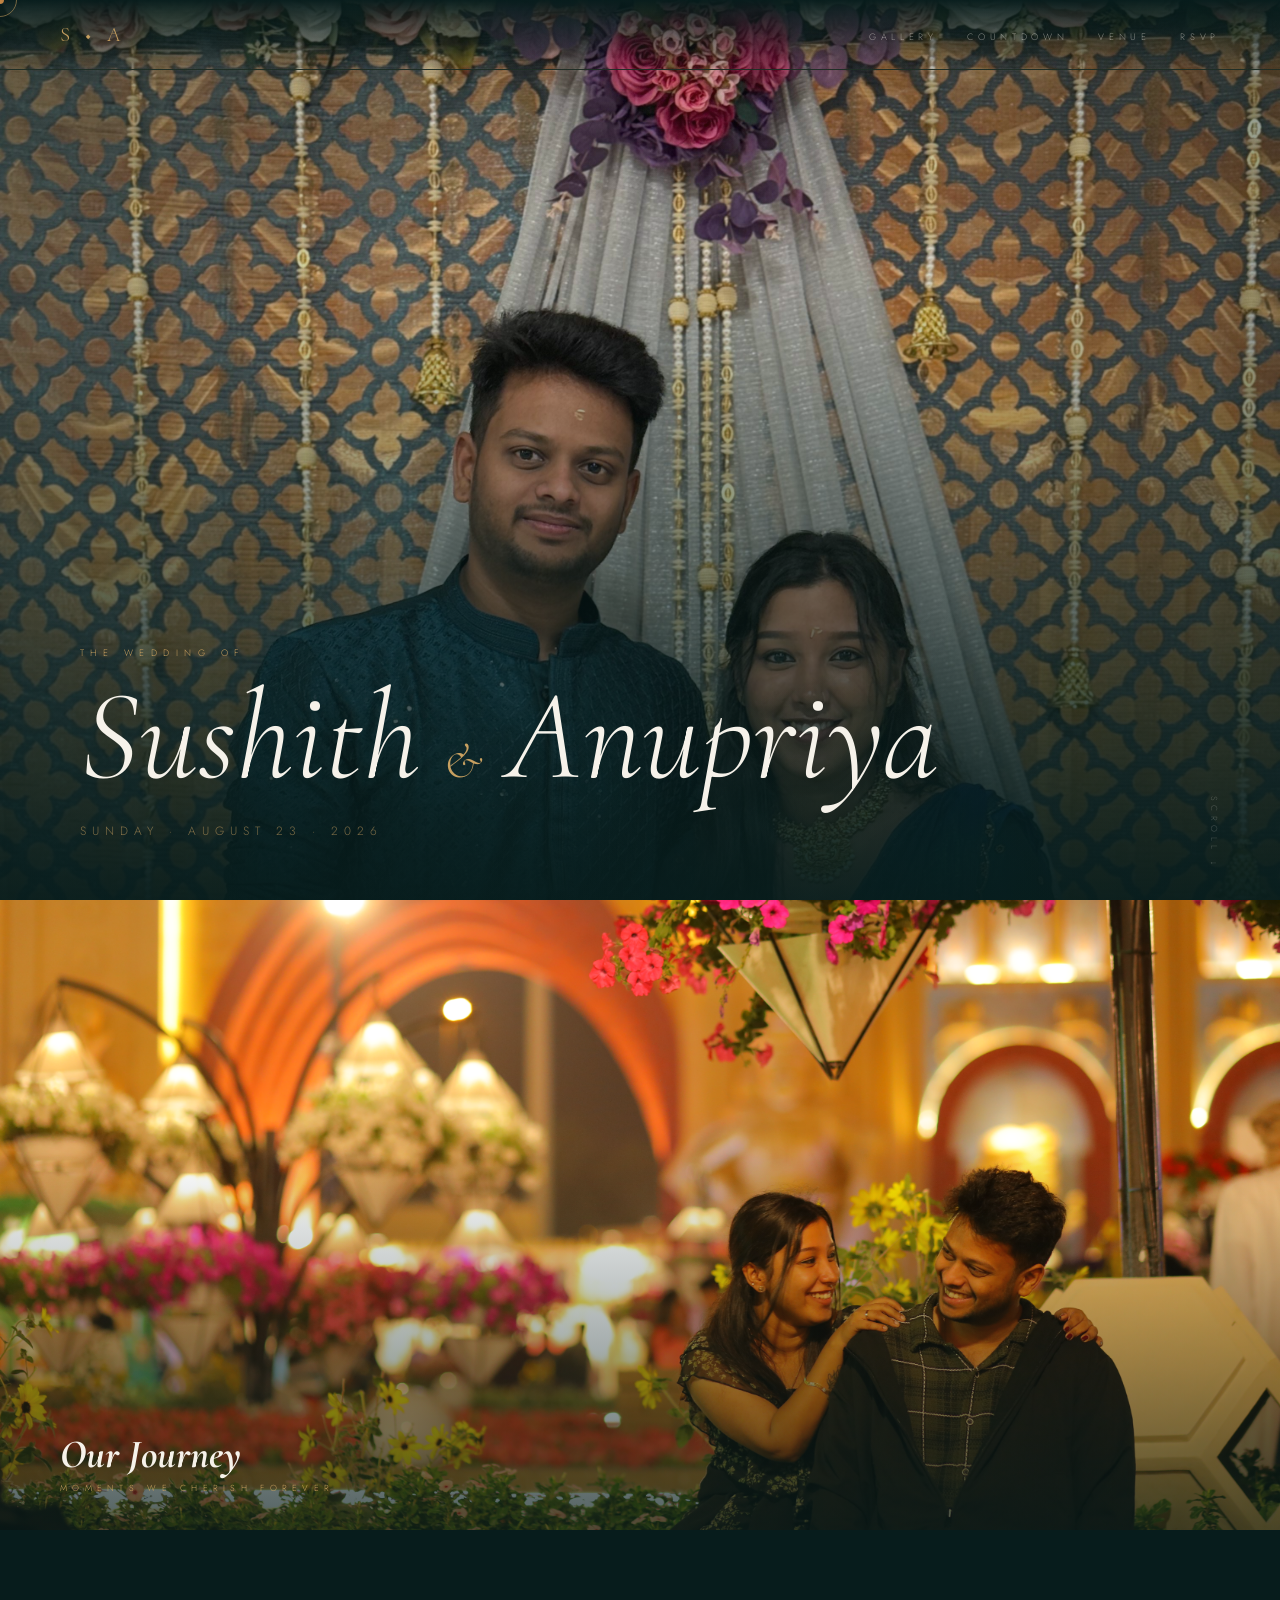
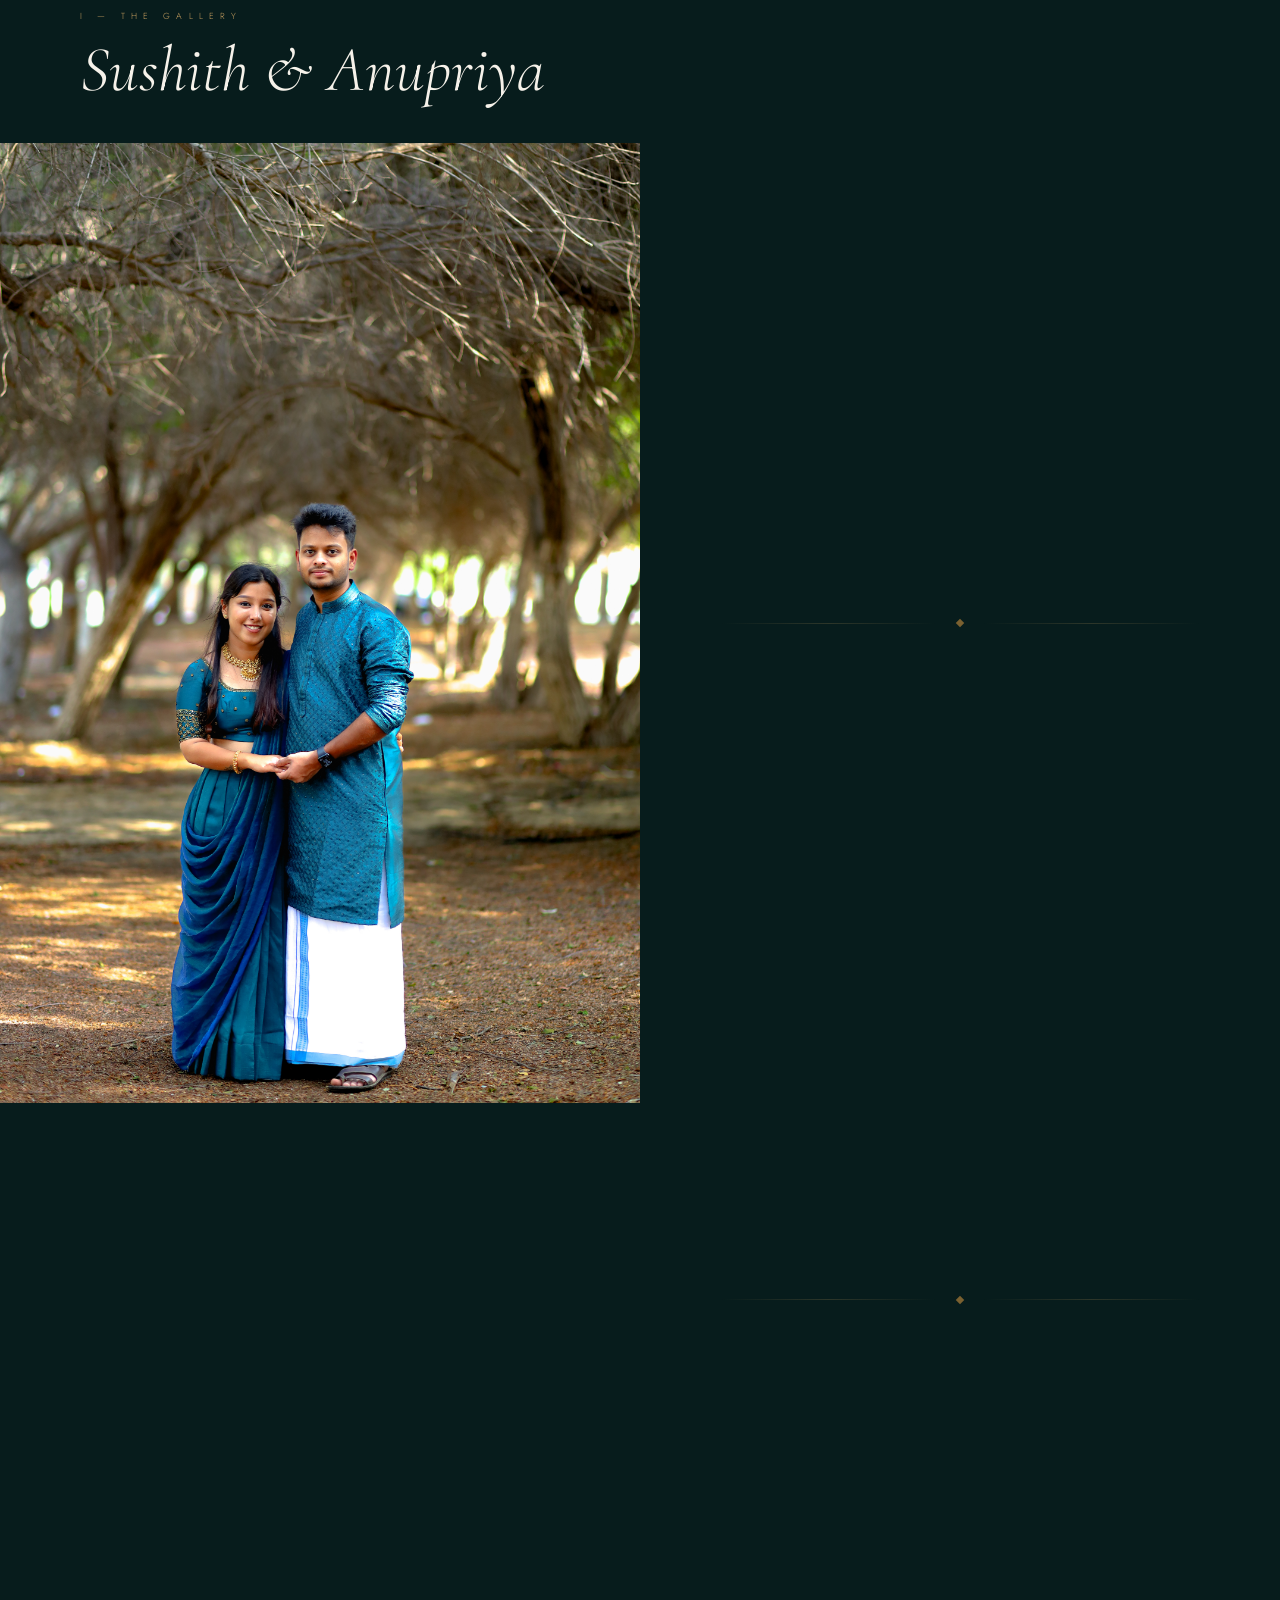
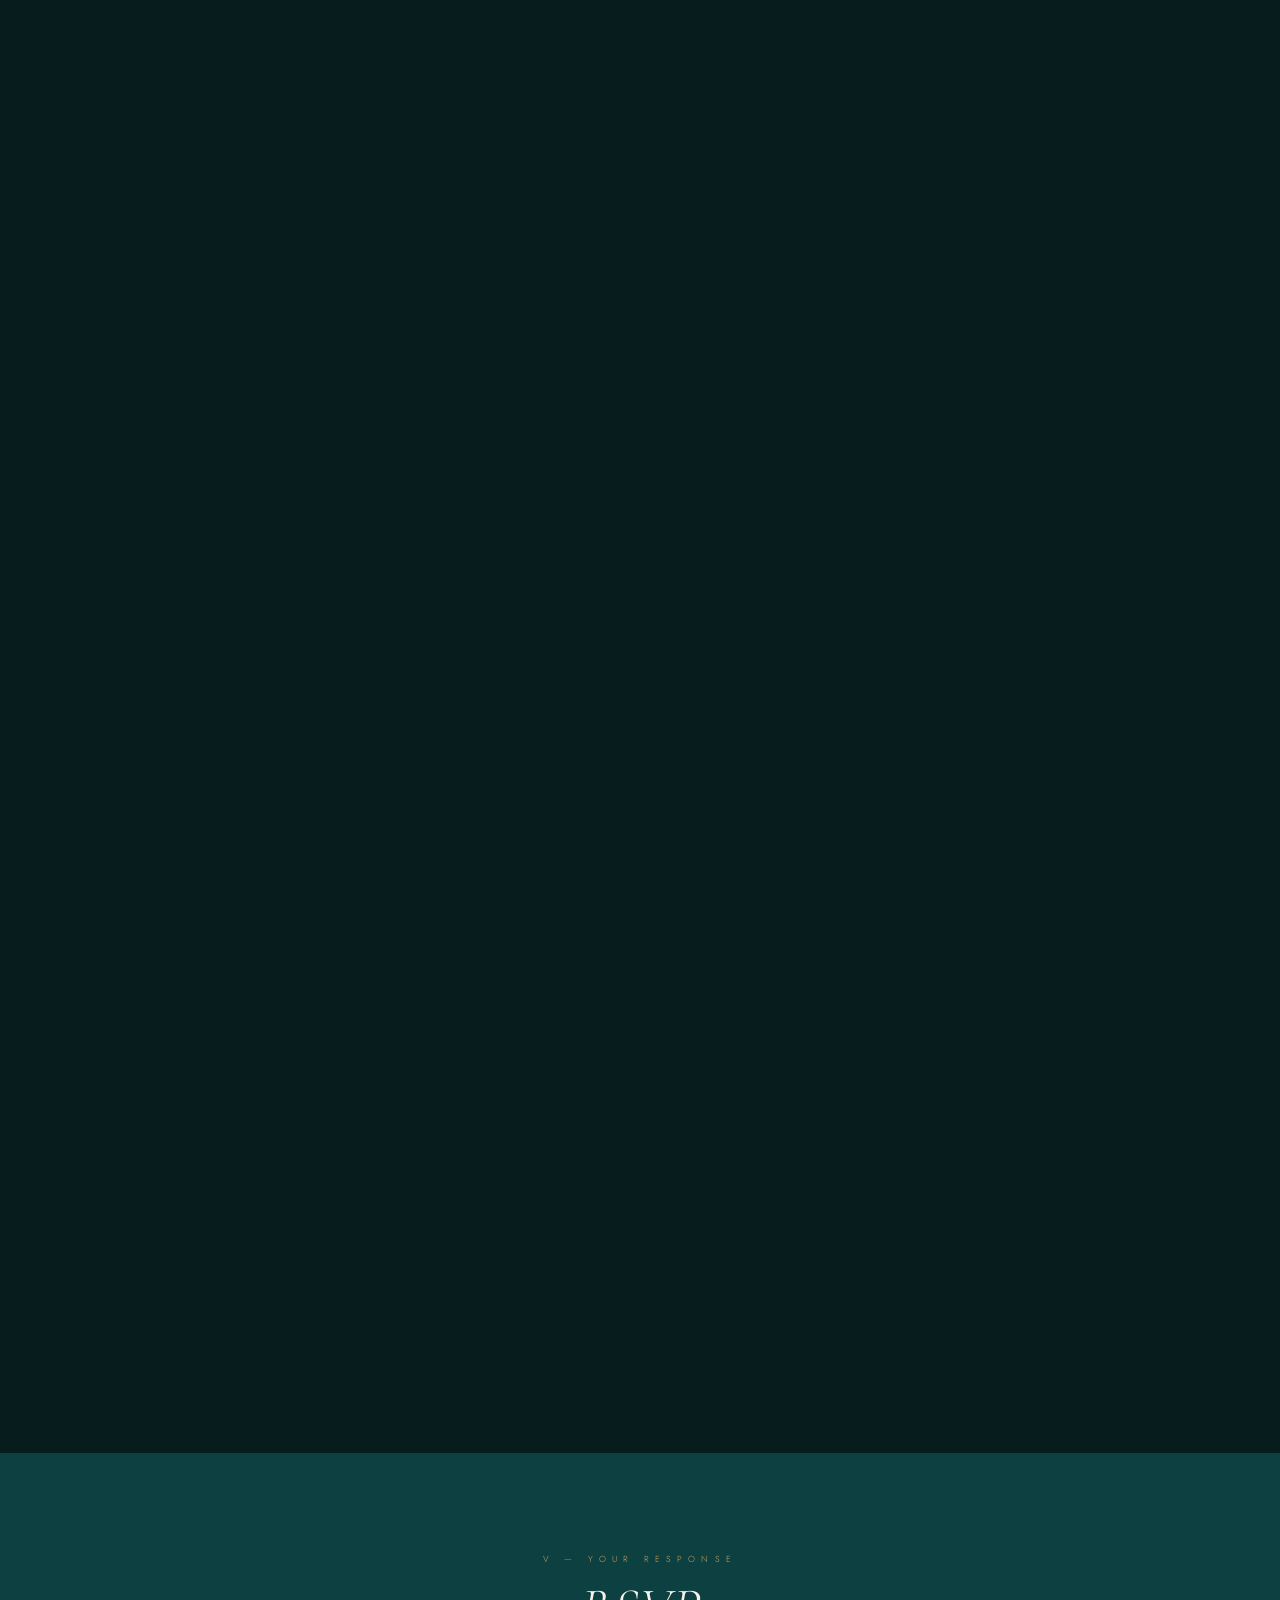
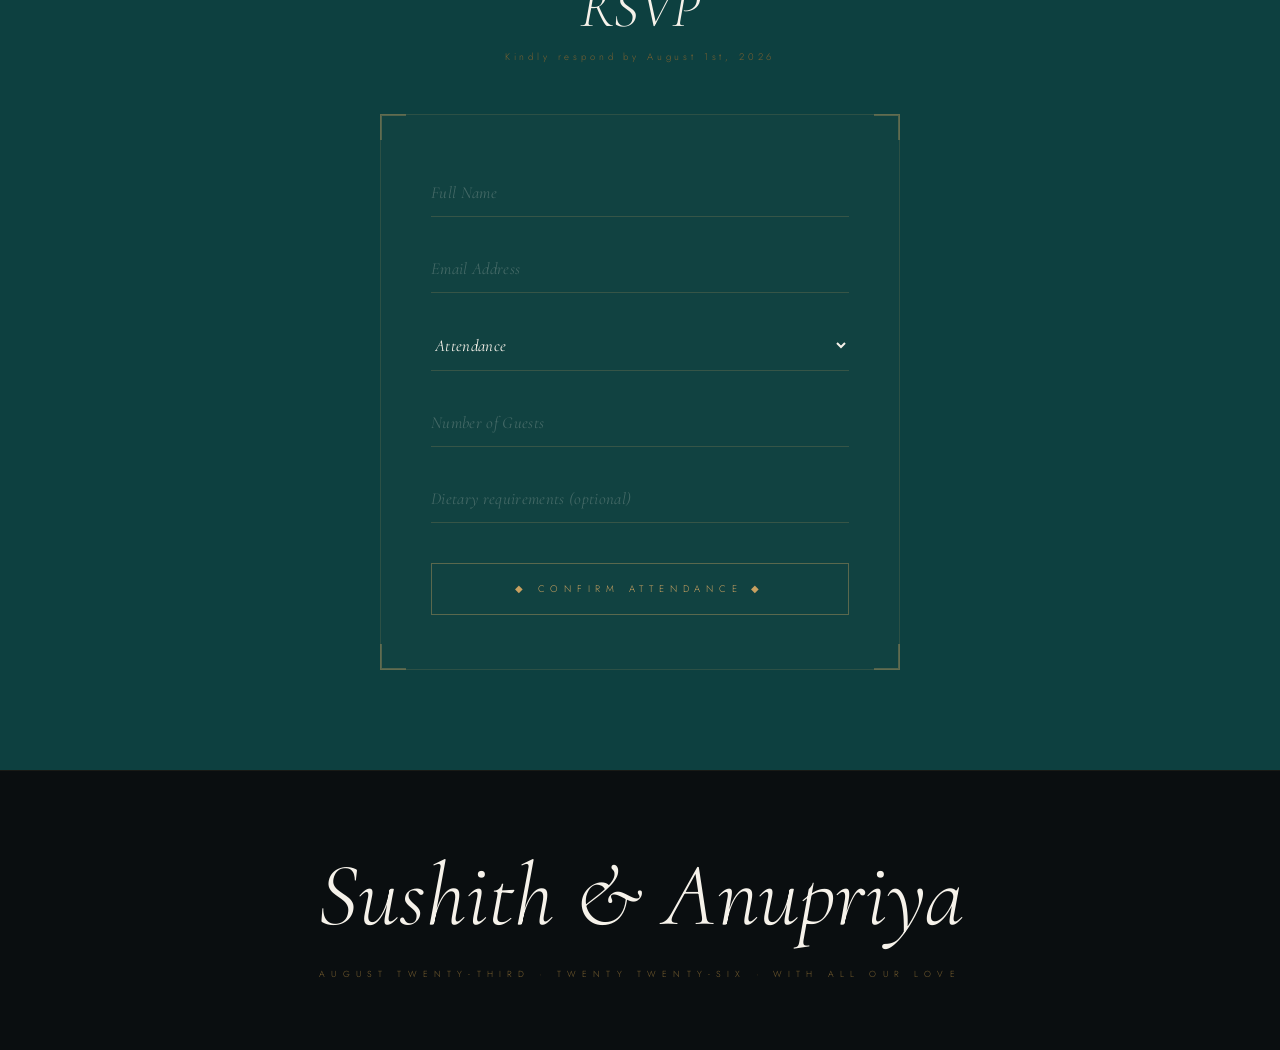
<file: index.html>
<!DOCTYPE html>
<html lang="en">
<head>
    <meta charset="UTF-8">
    <meta name="viewport" content="width=device-width, initial-scale=1.0">
    <title>Sushith & Anupriya — August 23, 2026</title>
    <link href="https://fonts.googleapis.com/css2?family=Cormorant:ital,wght@0,300;0,400;1,300;1,400&family=Cormorant+Upright:wght@300;400;500&family=Jost:wght@200;300;400&display=swap" rel="stylesheet">
    <!-- Favicon -->
    <link id='favicon' rel="shortcut icon" href="images/Logo.jpg" type="image/x-png">
    <style>
:root {
  --teal: #1a6b6b;
  --teal-dark: #0d4040;
  --teal-deep: #071c1c;
  --gold: #c8a060;
  --gold-lt: #e8c88a;
  --gold-dim: #7a6030;
  --cream: #f6f2ea;
  --ivory: #faf8f2;
  --warm: #c8a870;
  --night: #0a0e10;
  --charcoal: #1e1c18;
  --silver: #a8a09a;
}
*, *::before, *::after { margin:0; padding:0; box-sizing:border-box; }
html { scroll-behavior:smooth; }
body { background:var(--teal-deep); color:var(--cream); font-family:'Jost',sans-serif; font-weight:300; overflow-x:hidden; cursor:none; }

/* noise */
body::before { content:''; position:fixed; inset:0; z-index:0; pointer-events:none; opacity:0.025;
  background-image:url("data:image/svg+xml,%3Csvg xmlns='http://www.w3.org/2000/svg' width='300' height='300'%3E%3Cfilter id='n'%3E%3CfeTurbulence type='fractalNoise' baseFrequency='0.75' numOctaves='4' stitchTiles='stitch'/%3E%3C/filter%3E%3Crect width='300' height='300' filter='url(%23n)'/%3E%3C/svg%3E");
  background-size:300px 300px; animation:grain 0.5s steps(1) infinite; }
@keyframes grain { 0%{background-position:0 0} 25%{background-position:-40px 20px} 50%{background-position:20px -40px} 75%{background-position:-20px 40px} }

/* Cursor */
#cur { position:fixed; width:8px; height:8px; background:var(--gold); border-radius:50%; pointer-events:none; z-index:9999; transform:translate(-50%,-50%); mix-blend-mode:difference; }
#cur-r { position:fixed; width:34px; height:34px; border:1px solid rgba(200,160,96,0.55); border-radius:50%; pointer-events:none; z-index:9998; transform:translate(-50%,-50%); transition:all 0.16s ease; }

/* NAV */
nav { position:fixed; top:0; left:0; right:0; z-index:500; padding:22px 60px; display:flex; justify-content:space-between; align-items:center; background:linear-gradient(to bottom, rgba(7,28,28,0.98), transparent); border-bottom:1px solid rgba(200,160,96,0.12); }
.nav-logo { font-family:'Cormorant Upright',serif; font-size:1.3rem; color:var(--gold); letter-spacing:0.25em; }
nav ul { list-style:none; display:flex; gap:30px; }
nav a { font-size:0.58rem; letter-spacing:0.5em; text-transform:uppercase; color:rgba(246,242,234,0.5); text-decoration:none; transition:color 0.3s; }
nav a:hover { color:var(--gold); }

/* ═══ HERO ═══ */
.hero { min-height:100vh; position:relative; overflow:hidden; display:flex; align-items:flex-end; }
.hero-img { position:absolute; inset:0; }
.hero-img img { width:100%; height:100%; object-fit:cover; object-position:center top; }
/* Gradient overlay: dark at bottom for text, slight vignette */
.hero-overlay { position:absolute; inset:0; background:linear-gradient(to top, rgba(7,28,28,0.95) 0%, rgba(7,28,28,0.5) 40%, rgba(7,28,28,0.15) 70%, transparent 100%); }
.hero-overlay2 { position:absolute; inset:0; background:radial-gradient(ellipse at center, transparent 40%, rgba(7,28,28,0.5) 100%); }

.hero-content { position:relative; z-index:2; padding:60px 80px; width:100%; }
.hero-eyebrow { font-size:0.58rem; letter-spacing:0.7em; text-transform:uppercase; color:var(--gold); margin-bottom:20px; display:block; opacity:0; animation:riseUp 1s 0.5s forwards; }
/* NAME SWAP section */
.hero-names { display:flex; align-items:baseline; flex-wrap:wrap; gap:0; opacity:0; animation:riseUp 1.2s 0.8s forwards; }
.name-swap { position:relative; display:inline-block; cursor:default; }
.name-swap .name-primary, .name-swap .name-hover {
  font-family:'Cormorant',serif; font-style:italic; font-weight:300;
  font-size:clamp(4.5rem,10vw,9rem); line-height:0.9; color:var(--cream);
  display:block; transition:all 0.4s ease;
}
.name-swap .name-hover {
  display:none;
}
.name-swap.swapped .name-primary {
  color:var(--gold);
}
.name-swap:hover { cursor:pointer; }
.hero-and { font-family:'Cormorant Upright',serif; font-size:clamp(2rem,4vw,4rem); font-weight:300; color:var(--gold); padding:0 24px; line-height:0.9; }
.hero-date { margin-top:28px; font-size:0.75rem; letter-spacing:0.5em; text-transform:uppercase; color:rgba(200,160,96,0.6); opacity:0; animation:riseUp 1s 1.2s forwards; }
.hero-scroll { position:absolute; bottom:30px; right:60px; writing-mode:vertical-rl; font-size:0.55rem; letter-spacing:0.5em; text-transform:uppercase; color:rgba(246,242,234,0.25); z-index:2; animation:pulse 2.5s ease-in-out infinite; }
@keyframes riseUp { from{opacity:0;transform:translateY(28px);} to{opacity:1;transform:none;} }
@keyframes pulse { 0%,100%{opacity:0.25;} 50%{opacity:0.6;} }

/* ═══ GALLERY SECTIONS ═══ */
/* Full-bleed cinematic shot */
.full-shot { position:relative; height:70vh; overflow:hidden; }
.full-shot img { width:100%; height:100%; object-fit:cover; object-position:right; transition:transform 0.8s ease; }
.full-shot:hover img { transform:scale(1.03); }
.full-shot-overlay { position:absolute; inset:0; background:linear-gradient(to top, rgba(7,28,28,0.7) 0%, transparent 60%); }
.full-shot-label { position:absolute; bottom:36px; left:60px; z-index:2; }
.full-shot-label h3 { font-family:'Cormorant',serif; font-style:italic; font-size:2.5rem; color:var(--cream); line-height:1; }
.full-shot-label p { font-size:0.55rem; letter-spacing:0.6em; text-transform:uppercase; color:var(--gold); margin-top:8px; }

/* 2-col split */
.split { display:grid; grid-template-columns:1fr 1fr; }
.split-cell { position:relative; overflow:hidden; }
.split-cell img { width:100%; height:100%; object-fit:cover; transition:transform 0.8s ease; display:block; }
.split-cell:hover img { transform:scale(1.04); }
.split-cell.tall img { min-height:600px; object-position:center top; }
.split-cell.short img { min-height:420px; }
.split-overlay { position:absolute; inset:0; background:linear-gradient(to top, rgba(7,28,28,0.65) 0%, transparent 55%); opacity:0; transition:opacity 0.5s; }
.split-cell:hover .split-overlay { opacity:1; }
.split-cap { position:absolute; bottom:24px; left:28px; font-family:'Cormorant',serif; font-style:italic; font-size:1.5rem; color:var(--cream); opacity:0; transform:translateY(10px); transition:all 0.4s; }
.split-cell:hover .split-cap { opacity:1; transform:none; }

/* 3-col grid */
.trio { display:grid; grid-template-columns:1fr 1fr 1fr; gap:3px; }
.trio-cell { position:relative; overflow:hidden; }
.trio-cell img { width:100%; height:420px; object-fit:cover; transition:transform 0.8s ease; display:block; }
.trio-cell:hover img { transform:scale(1.05); }
.trio-overlay { position:absolute; inset:0; background:linear-gradient(to top, rgba(7,28,28,0.7), transparent 60%); opacity:0; transition:opacity 0.5s; }
.trio-cell:hover .trio-overlay { opacity:1; }
.trio-cap { position:absolute; bottom:20px; left:22px; font-family:'Cormorant',serif; font-style:italic; font-size:1.3rem; color:var(--cream); opacity:0; transform:translateY(8px); transition:all 0.4s; }
.trio-cell:hover .trio-cap { opacity:1; transform:none; }

/* Asymmetric 3-panel */
.asym { display:grid; grid-template-columns:1.4fr 0.6fr; gap:3px; }
.asym-right { display:grid; grid-template-rows:1fr 1fr; gap:3px; }
.asym-main { position:relative; overflow:hidden; }
.asym-main img { width:100%; height:620px; object-fit:cover; transition:transform 0.8s ease; display:block; object-position:center top; }
.asym-main:hover img { transform:scale(1.03); }
.asym-sm { position:relative; overflow:hidden; }
.asym-sm img { width:100%; height:308px; object-fit:cover; transition:transform 0.8s ease; display:block; }
.asym-sm:hover img { transform:scale(1.05); }

/* Section header */
.section-header { padding:80px 80px 40px; position:relative; z-index:1; }
.section-tag { font-size:0.55rem; letter-spacing:0.7em; text-transform:uppercase; color:var(--gold); display:block; margin-bottom:14px; }
.section-title { font-family:'Cormorant',serif; font-style:italic; font-weight:300; font-size:clamp(2.5rem,5vw,4.5rem); color:var(--cream); line-height:1.05; }

/* Divider */
.divider { display:flex; align-items:center; gap:20px; padding:0 80px; margin:40px 0; }
.divider::before,.divider::after { content:''; flex:1; height:1px; background:linear-gradient(to right,transparent,rgba(200,160,96,0.2),transparent); }
.divider .diamond { width:6px; height:6px; background:var(--gold-dim); transform:rotate(45deg); flex-shrink:0; }

/* ═══ QUOTE STRIP ═══ */
.quote-strip { padding:80px; background:var(--teal-dark); text-align:center; position:relative; z-index:1; }
.quote-strip::before,.quote-strip::after { content:''; position:absolute; left:8%; right:8%; height:1px; background:linear-gradient(to right,transparent,rgba(200,160,96,0.2),transparent); }
.quote-strip::before{top:0;}.quote-strip::after{bottom:0;}
.quote-text { font-family:'Cormorant',serif; font-style:italic; font-weight:300; font-size:clamp(1.4rem,3vw,2.2rem); color:rgba(246,242,234,0.55); line-height:1.8; max-width:700px; margin:0 auto 20px; }
.quote-by { font-size:0.58rem; letter-spacing:0.5em; text-transform:uppercase; color:var(--gold); }

/* ═══ COUNTDOWN ═══ */
.countdown { padding:100px 80px; text-align:center; background:var(--teal-deep); position:relative; z-index:1; }
.countdown::before { content:''; position:absolute; top:0; left:10%; right:10%; height:1px; background:linear-gradient(to right,transparent,rgba(200,160,96,0.15),transparent); }
.cd-wrap { max-width:860px; margin:50px auto 0; border:1px solid rgba(200,160,96,0.12); padding:50px; position:relative; background:rgba(200,160,96,0.02); }
.bracket { position:absolute; width:26px; height:26px; border-color:rgba(200,160,96,0.35); border-style:solid; }
.bracket.tl{top:-1px;left:-1px;border-width:2px 0 0 2px;}
.bracket.tr{top:-1px;right:-1px;border-width:2px 2px 0 0;}
.bracket.bl{bottom:-1px;left:-1px;border-width:0 0 2px 2px;}
.bracket.br{bottom:-1px;right:-1px;border-width:0 2px 2px 0;}
.cd-row { display:flex; justify-content:center; gap:0; flex-wrap:wrap; }
.cd-unit { padding:22px 38px; position:relative; text-align:center; }
.cd-unit:not(:last-child)::after { content:''; position:absolute; right:0; top:20%; bottom:20%; width:1px; background:rgba(200,160,96,0.12); }
.cd-n { font-family:'Cormorant Upright',serif; font-size:clamp(4rem,9vw,7rem); font-weight:300; color:var(--cream); display:block; line-height:1; transition:color 0.3s; }
.cd-unit:hover .cd-n { color:var(--gold); }
.cd-l { font-size:0.5rem; letter-spacing:0.6em; text-transform:uppercase; color:var(--gold-dim); margin-top:14px; display:block; }

/* ═══ LOCATION ═══ */
.location { padding:100px 80px; display:grid; grid-template-columns:1fr 1.1fr; gap:80px; align-items:center; position:relative; z-index:1; }
.loc-tag { font-size:0.55rem; letter-spacing:0.7em; text-transform:uppercase; color:var(--gold); display:block; margin-bottom:14px; }
.loc-title { font-family:'Cormorant',serif; font-style:italic; font-size:clamp(2.5rem,5vw,4rem); color:var(--cream); margin-bottom:36px; }
.loc-table { display:flex; flex-direction:column; }
.loc-row { display:flex; gap:0; border-bottom:1px solid rgba(200,160,96,0.1); padding:18px 0; }
.loc-k { width:90px; flex-shrink:0; font-size:0.52rem; letter-spacing:0.5em; text-transform:uppercase; color:var(--gold); padding-top:3px; }
.loc-v { font-family:'Cormorant',serif; font-style:italic; font-size:1.1rem; color:rgba(246,242,234,0.55); line-height:1.6; }
.loc-map { border:1px solid rgba(200,160,96,0.15); position:relative; }
.loc-map::before { content:''; position:absolute; inset:-6px; border:1px solid rgba(200,160,96,0.06); pointer-events:none; }
.loc-map iframe { width:100%; height:420px; border:none; display:block; filter:grayscale(1) sepia(0.2) brightness(0.75) hue-rotate(160deg); transition:filter 0.5s; }
.loc-map:hover iframe { filter:grayscale(0.3) brightness(0.9); }

/* ═══ RSVP ═══ */
.rsvp { padding:100px 80px; background:var(--teal-dark); text-align:center; position:relative; z-index:1; }
.rsvp-card { max-width:520px; margin:50px auto 0; border:1px solid rgba(200,160,96,0.15); padding:54px 50px; position:relative; background:rgba(200,160,96,0.02); }
.rsvp-form { display:flex; flex-direction:column; gap:28px; }
.rf { position:relative; border-bottom:1px solid rgba(200,160,96,0.2); }
.rf input, .rf select { width:100%; background:transparent; border:none; color:var(--cream); padding:13px 0; font-family:'Cormorant',serif; font-style:italic; font-size:1.05rem; outline:none; letter-spacing:0.02em; }
.rf input::placeholder { color:rgba(246,242,234,0.22); }
.rf select option { background:var(--teal-deep); font-style:normal; }
.rf-bar { position:absolute; bottom:-1px; left:0; width:0; height:1px; background:var(--gold); transition:width 0.5s ease; }
.rf input:focus~.rf-bar,.rf select:focus~.rf-bar { width:100%; }
.btn { margin-top:12px; background:transparent; border:1px solid rgba(200,160,96,0.4); color:var(--gold); padding:18px 50px; cursor:pointer; font-family:'Jost',sans-serif; font-weight:300; font-size:0.6rem; letter-spacing:0.6em; text-transform:uppercase; transition:all 0.4s; position:relative; overflow:hidden; }
.btn::before { content:''; position:absolute; inset:0; background:var(--gold); transform:translateX(-100%); transition:transform 0.4s ease; z-index:0; }
.btn:hover::before { transform:translateX(0); }
.btn:hover { color:var(--teal-deep); }
.btn span { position:relative; z-index:1; }

/* Footer */
footer { padding:70px 80px; background:var(--night); border-top:1px solid rgba(200,160,96,0.08); text-align:center; }
.footer-names { font-family:'Cormorant',serif; font-style:italic; font-weight:300; font-size:clamp(3rem,7vw,6rem); color:var(--cream); margin-bottom:18px; }
.footer-date { font-size:0.55rem; letter-spacing:0.7em; text-transform:uppercase; color:var(--gold-dim); }

/* responsive */
@media(max-width:800px){
  .split{grid-template-columns:1fr;}
  .trio{grid-template-columns:1fr;}
  .asym{grid-template-columns:1fr;}
  .asym-right{grid-template-columns:1fr 1fr;grid-template-rows:auto;}
  .location{grid-template-columns:1fr;padding:80px 24px;}
  .section-header,.rsvp,.countdown,.quote-strip{padding:60px 24px;}
  .hero-content{padding:40px 24px;}
  nav{padding:16px 24px;}
  .divider{padding:0 24px;}
  footer{padding:50px 24px;}
}

::-webkit-scrollbar{width:3px;}
::-webkit-scrollbar-track{background:var(--teal-deep);}
::-webkit-scrollbar-thumb{background:var(--gold-dim);}
</style>
</head>
<body>
<div id="cur"></div>
<div id="cur-r"></div>

<!-- NAV -->
<nav>
    <div class="nav-logo">S ◆ A</div>
    <ul>
        <li><a href="#gallery">Gallery</a></li>
        <li><a href="#countdown">Countdown</a></li>
        <li><a href="#location">Venue</a></li>
        <li><a href="#rsvp">RSVP</a></li>
    </ul>
</nav>

<!-- HERO: Festive backdrop couple photo -->
<section class="hero">
    <div class="hero-img">
        <img src=images/image-1.JPG>
    </div>
    <div class="hero-overlay"></div>
    <div class="hero-overlay2"></div>
    <div class="hero-content">
        <span class="hero-eyebrow">The Wedding of</span>
        <div class="hero-names">
            <div class="name-swap">
                <span class="name-primary">Sushith</span>
                <span class="name-hover">Anupriya</span>
            </div>
            <span class="hero-and">&amp;</span>
            <div class="name-swap">
                <span class="name-primary">Anupriya</span>
                <span class="name-hover">Sushith</span>
            </div>
        </div>
        <p class="hero-date">Sunday · August 23 · 2026</p>
    </div>
    <div class="hero-scroll">Scroll ↓</div>
</section>

<!-- FULL BLEED: Garden night shot -->
<section class="full-shot" id="gallery">
    <img src=images/image-2.JPG>
    <div class="full-shot-overlay"></div>
    <div class="full-shot-label">
        <h3>Our Journey</h3>
        <p>Moments we cherish forever</p>
    </div>
</section>

<!-- SECTION HEADER -->
<div class="section-header">
    <span class="section-tag">I — The Gallery</span>
    <h2 class="section-title">Sushith & Anupriya</h2>
</div>

<!-- SPLIT: Tree tunnel shots -->
<div class="split">
    <div class="split-cell tall">
        <img src=images/image-3.JPG>
        <div class="split-overlay"></div>
        <div class="split-cap">Under the trees ·</div>

    </div>

    <!-- QUOTE -->
    <div class="divider"><div class="diamond"></div></div>
    <section class="quote-strip">
        <p class="quote-text">"You are my greatest adventure, my deepest peace, and my favorite person to spend forever with."</p>
        <span class="quote-by">— Sushith & Anupriya</span>
    </section>
    <div class="divider"><div class="diamond"></div></div>

    <!-- ASYM: City / night shots -->
    <div class="section-header">
        <span class="section-tag">II — Our Story</span>
        <h2 class="section-title">Every Chapter, Together</h2>
    </div>
    <div class="asym">

        <div class="asym-sm">
            <img src= images/image-4.jpg>
            <div class="split-overlay"></div>
            <div class="split-cap">Just us ·</div>
        </div>
    </div>
</div>

<!-- COUNTDOWN -->
<section class="countdown" id="countdown">
    <span class="section-tag">III — The Countdown</span>
    <h2 class="section-title" style="font-family:'Cormorant',serif;font-style:italic;font-weight:300;font-size:clamp(2.5rem,5vw,4rem)">Until Forever Begins</h2>
    <div class="cd-wrap">
        <div class="bracket tl"></div><div class="bracket tr"></div>
        <div class="bracket bl"></div><div class="bracket br"></div>
        <div class="cd-row">
            <div class="cd-unit"><span class="cd-n" id="days">—</span><span class="cd-l">Days</span></div>
            <div class="cd-unit"><span class="cd-n" id="hours">—</span><span class="cd-l">Hours</span></div>
            <div class="cd-unit"><span class="cd-n" id="mins">—</span><span class="cd-l">Minutes</span></div>
            <div class="cd-unit"><span class="cd-n" id="secs">—</span><span class="cd-l">Seconds</span></div>
        </div>
    </div>
</section>

<!-- LOCATION -->
<section class="location" id="location">
    <div>
        <span class="loc-tag">IV — The Venue</span>
        <h2 class="loc-title">Join Us to Celebrate</h2>
        <div class="loc-table">
            <div class="loc-row"><span class="loc-k">Date</span><span class="loc-v">Sunday, August 23rd, 2026</span></div>
            <div class="loc-row"><span class="loc-k">Location</span><span class="loc-v">SNM Auditorium, Moothakunnam</span></div>
            <div class="loc-row"><span class="loc-k">Reception</span><span class="loc-v">Celebration to follow</span></div>
        </div>
    </div>
    <div class="loc-map">
        <iframe src="https://maps.google.com/maps?q=56Q2+QV8+Moothakunnam+Kerala+683516+India&z=15&output=embed" allowfullscreen loading="lazy"></iframe>
    </div>
</section>

<!-- RSVP -->
<section class="rsvp" id="rsvp">
    <span class="section-tag">V — Your Response</span>
    <h2 class="section-title" style="font-family:'Cormorant',serif;font-style:italic;font-weight:300;font-size:clamp(2.5rem,5vw,3.5rem)">RSVP</h2>
    <p style="margin-top:12px;font-size:0.6rem;letter-spacing:0.4em;color:var(--gold-dim)">Kindly respond by August 1st, 2026</p>
    <div class="rsvp-card">
        <div class="bracket tl"></div><div class="bracket tr"></div>
        <div class="bracket bl"></div><div class="bracket br"></div>
        <div class="rsvp-form">
            <div class="rf"><input type="text" id="rsvp-name" placeholder="Full Name"><div class="rf-bar"></div></div>
            <div class="rf"><input type="email" id="rsvp-email" placeholder="Email Address"><div class="rf-bar"></div></div>
            <div class="rf"><select id="rsvp-attendance"><option value="" disabled selected>Attendance</option><option>Joyfully attending</option><option>Regretfully declining</option></select><div class="rf-bar"></div></div>
            <div class="rf"><input type="number" id="rsvp-guests" placeholder="Number of Guests" min="1"><div class="rf-bar"></div></div>
            <div class="rf"><input type="text" id="rsvp-diet" placeholder="Dietary requirements (optional)"><div class="rf-bar"></div></div>
            <button class="btn" type="button" id="rsvp-btn"><span>◆ Confirm Attendance ◆</span></button>
        </div>
    </div>
</section>

<!-- FOOTER -->
<footer>
    <div class="footer-names">Sushith &amp; Anupriya</div>
    <p class="footer-date">August Twenty-Third · Twenty Twenty-Six · With All Our Love</p>
</footer>

<script>
// Cursor
const cur=document.getElementById('cur'),curR=document.getElementById('cur-r');
let mx=0,my=0,rx=0,ry=0;
document.addEventListener('mousemove',e=>{mx=e.clientX;my=e.clientY;cur.style.left=mx+'px';cur.style.top=my+'px';});
(function loop(){rx+=(mx-rx)*0.13;ry+=(my-ry)*0.13;curR.style.left=rx+'px';curR.style.top=ry+'px';requestAnimationFrame(loop);})();

// Countdown
function tick(){
  const d=new Date('2026-08-23T00:00:00')-new Date();
  if(d<=0)return;
  document.getElementById('days').textContent=String(Math.floor(d/86400000)).padStart(3,'0');
  document.getElementById('hours').textContent=String(Math.floor((d%86400000)/3600000)).padStart(2,'0');
  document.getElementById('mins').textContent=String(Math.floor((d%3600000)/60000)).padStart(2,'0');
  document.getElementById('secs').textContent=String(Math.floor((d%60000)/1000)).padStart(2,'0');
}
tick();setInterval(tick,1000);

// Name swap on hover
const swapBoxes=document.querySelectorAll('.name-swap');
function swapNames(){
  if(swapBoxes.length>=2){
    const primary1=swapBoxes[0].querySelector('.name-primary');
    const primary2=swapBoxes[1].querySelector('.name-primary');

    let temp=primary1.textContent;
    primary1.textContent=primary2.textContent;
    primary2.textContent=temp;

    swapBoxes[0].classList.toggle('swapped');
    swapBoxes[1].classList.toggle('swapped');
  }
}
swapBoxes.forEach(box=>{
  box.addEventListener('mouseenter',swapNames);
  box.addEventListener('mouseleave',swapNames);
});

// Scroll reveals
const obs=new IntersectionObserver(entries=>entries.forEach(e=>{
  if(e.isIntersecting){e.target.style.opacity='1';e.target.style.transform='translateY(0)';}
}),{threshold:0.06});
document.querySelectorAll('.section-header,.split,.trio,.asym,.quote-strip,.countdown,.location,.rsvp').forEach(el=>{
  el.style.opacity='0';el.style.transform='translateY(32px)';
  el.style.transition='opacity 1s ease,transform 1s ease';
  obs.observe(el);
});

// WhatsApp RSVP Submission
document.getElementById('rsvp-btn').addEventListener('click', function(e){
  e.preventDefault();

  const name = document.getElementById('rsvp-name').value.trim();
  const email = document.getElementById('rsvp-email').value.trim();
  const attendance = document.getElementById('rsvp-attendance').value;
  const guests = document.getElementById('rsvp-guests').value;
  const diet = document.getElementById('rsvp-diet').value.trim();

  // Validate required fields
  if(!name || !email || !attendance || !guests){
    alert('Please fill in all required fields');
    return;
  }

  // Format message
  const message = `Hello Sushith & Anupriya!

I am confirming my attendance for your wedding on August 23, 2026.

📋 RSVP Details:
• Name: ${name}
• Email: ${email}
• Attendance: ${attendance}
• Number of Guests: ${guests}
${diet ? '• Dietary Requirements: ' + diet : ''}

Looking forward to celebrating with you! 🎉💕`;

  // Encode message for WhatsApp URL
  const encodedMessage = encodeURIComponent(message);
  const whatsappURL = `https://wa.me/918606734680?text=${encodedMessage}`;

  // Open WhatsApp
  window.open(whatsappURL, '_blank');
});
</script>
</body>
</html>
</file>
